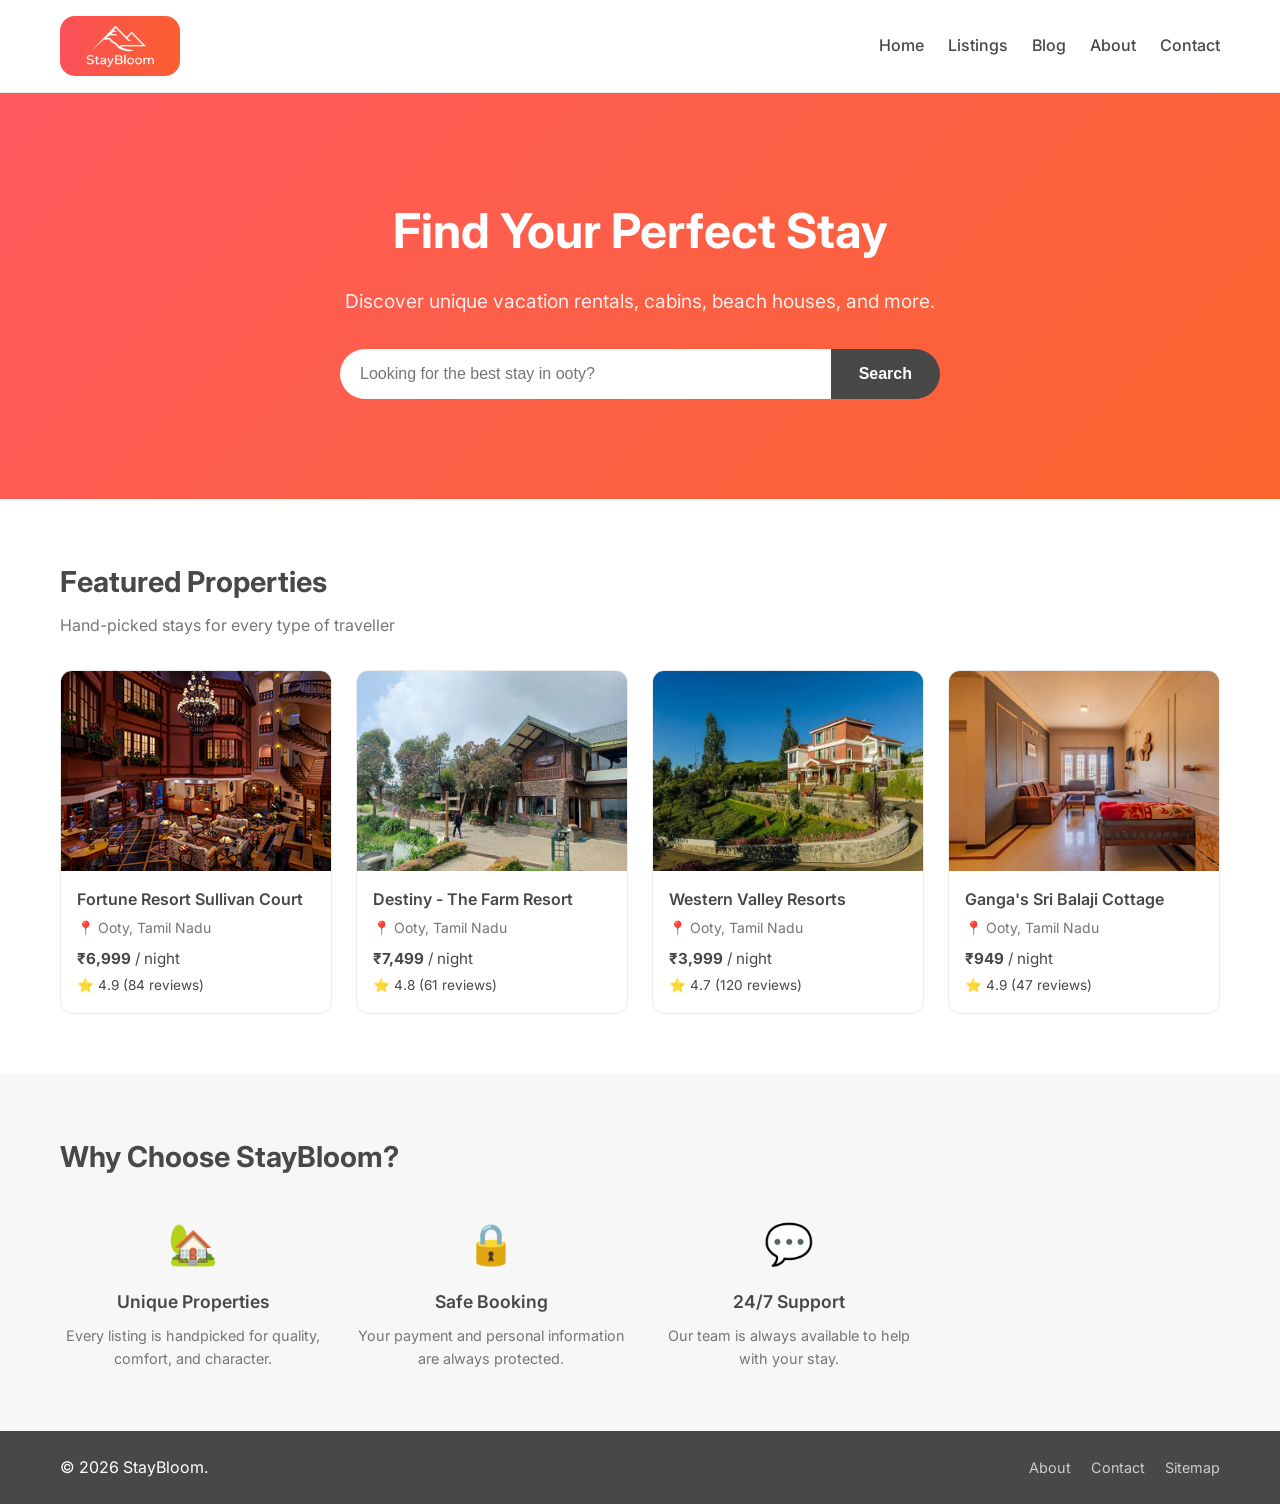
<file: index.html>
<!DOCTYPE html>
<html lang="en">
<head>
  <meta charset="UTF-8" />
  <meta name="viewport" content="width=device-width, initial-scale=1.0" />
  
  <title>Best Place to Stay in Ooty with View | Stay Bloom</title>
<meta name="description" content="Looking for the best place to stay in Ooty with scenic hill views and premium comfort? A top choice over many 5-star hotels in Ooty. Book Direct." />

<link rel="icon" href="favicon/favicon.ico" sizes="48x48">
<link rel="icon" type="image/png" href="favicon/favicon-96x96.png" sizes="96x96">
<link rel="apple-touch-icon" href="favicon/apple-touch-icon.png" sizes="180x180">
  <!-- SEO Meta Tags -->
 <meta name="title" content="Best Place to Stay in Ooty with View | Stay Bloom">
<meta name="description" content="Looking for the best place to stay in Ooty with scenic hill views and premium comfort? A top choice over many 5-star hotels in Ooty. Book Direct.">
<meta name="keywords" content="5 star hotels in ooty, ooty room booking for couples, best place to stay in ooty with view">
<meta name="robots" content="index, follow">
<meta http-equiv="Content-Type" content="text/html; charset=utf-8">
<meta name="language" content="English">

  <link rel="canonical" href="https://ahamedul-ashraf.github.io/staybloom/" />

  <!-- Open Graph (for social sharing) -->
  <meta property="og:title" content="StayBloom – Vacation Rentals Worldwide" />
  <meta property="og:description" content="Find and book unique vacation rentals worldwide." />
  <meta property="og:type" content="website" />
  <meta property="og:url" content="https://ahamedul-ashraf.github.io/staybloom/" />

<!-- Google tag (gtag.js) -->
<script async src="https://www.googletagmanager.com/gtag/js?id=G-9TWDN6XYQ0"></script>
<script>
  window.dataLayer = window.dataLayer || [];
  function gtag(){dataLayer.push(arguments);}
  gtag('js', new Date());

  gtag('config', 'G-9TWDN6XYQ0');
</script>

<!-- Google Search Console -->
<meta name="google-site-verification" content="ojrz7fFm5FhPw_rNLHyv2Sai78oj92J1cDeNTtqT7MU" />

  <!-- Stylesheet -->
  <link rel="stylesheet" href="css/style.css" />

  <script>
  var ahrefs_analytics_script = document.createElement('script');
  ahrefs_analytics_script.async = true;
  ahrefs_analytics_script.src = 'https://analytics.ahrefs.com/analytics.js';
  ahrefs_analytics_script.setAttribute('data-key', 'ALfFN5tepjAr5t/3WdmbQg');
  document.getElementsByTagName('head')[0].appendChild(ahrefs_analytics_script);
</script>

  <!-- Google Fonts -->
  <link href="https://fonts.googleapis.com/css2?family=Inter:wght@400;500;600;700&display=swap" rel="stylesheet" />

  <script src="https://analytics.ahrefs.com/analytics.js" data-key="ALfFN5tepjAr5t/3WdmbQg" async></script>

</head>

<body>

  <!-- HEADER -->
  <header class="header">
    <div class="container header__inner">
      <a href="index.html" class="logo">
    <img src="images/staybloom homepage logo.png" alt="StayBloom Logo">
</a>
      <nav class="nav">
  <a href="index.html">Home</a>
  <a href="listings.html">Listings</a>
  <a href="blog.html">Blog</a>
  <a href="about.html">About</a>
  <a href="contact.html">Contact</a>
</nav>
    </div>
  </header>

  <!-- HERO SECTION -->
  <section class="hero">
    <div class="hero__content">
      <h1>Find Your Perfect Stay</h1>
      <p>Discover unique vacation rentals, cabins, beach houses, and more.</p>
      <form class="search-bar" action="listings.html" method="get">
        <input type="text" name="location" placeholder="Looking for the best stay in ooty?" />
        <button type="submit">Search</button>
      </form>
    </div>
  </section>

  <!-- FEATURED LISTINGS -->
  <section class="section">
    <div class="container">
      <h2>Featured Properties</h2>
      <p class="section__subtitle">Hand-picked stays for every type of traveller</p>

      <div class="listings-grid">

        <!-- Card 1 -->
        <article class="card">
          <a href="property.html">
            <img src="images/property1.jpg" alt="Fortune Resort Sullivan Court in Ooty Tamil Nadu" loading="lazy" />
            <div class="card__body">
              <h3 class="card__title">Fortune Resort Sullivan Court</h3>
              <p class="card__location">📍 Ooty, Tamil Nadu</p>
              <p class="card__price"><strong>₹6,999</strong> / night</p>
              <div class="card__rating">⭐ 4.9 (84 reviews)</div>
            </div>
          </a>
        </article>

        <!-- Card 2 -->
        <article class="card">
          <a href="property.html">
            <img src="images/property2.jpg" alt="Destiny - The Farm Resort in Ooty Tamil Nadu" loading="lazy" />
            <div class="card__body">
              <h3 class="card__title">Destiny - The Farm Resort</h3>
              <p class="card__location">📍 Ooty, Tamil Nadu</p>
              <p class="card__price"><strong>₹7,499</strong> / night</p>
              <div class="card__rating">⭐ 4.8 (61 reviews)</div>
            </div>
          </a>
        </article>

        <!-- Card 3 -->
        <article class="card">
          <a href="property.html">
            <img src="images/property3.jpg" alt="Western Valley Resorts in Ooty Tamil Nadu" loading="lazy" />
            <div class="card__body">
              <h3 class="card__title">Western Valley Resorts</h3>
              <p class="card__location">📍 Ooty, Tamil Nadu</p>
              <p class="card__price"><strong>₹3,999</strong> / night</p>
              <div class="card__rating">⭐ 4.7 (120 reviews)</div>
            </div>
          </a>
        </article>

        <!-- Card 4 -->
        <article class="card">
          <a href="property.html">
            <img src="images/property4.jpg" alt="Ganga's Sri Balaji Cottage in Ooty Tamil Nadu" loading="lazy" />
            <div class="card__body">
              <h3 class="card__title">Ganga's Sri Balaji Cottage</h3>
              <p class="card__location">📍 Ooty, Tamil Nadu</p>
              <p class="card__price"><strong>₹949</strong> / night</p>
              <div class="card__rating">⭐ 4.9 (47 reviews)</div>
            </div>
          </a>
        </article>

      </div>
    </div>
  </section>

  <!-- WHY STAYBLOOM -->
  <section class="section section--gray">
    <div class="container">
      <h2>Why Choose StayBloom?</h2>
      <div class="features-grid">
        <div class="feature">
          <span class="feature__icon">🏡</span>
          <h3>Unique Properties</h3>
          <p>Every listing is handpicked for quality, comfort, and character.</p>
        </div>
        <div class="feature">
          <span class="feature__icon">🔒</span>
          <h3>Safe Booking</h3>
          <p>Your payment and personal information are always protected.</p>
        </div>
        <div class="feature">
          <span class="feature__icon">💬</span>
          <h3>24/7 Support</h3>
          <p>Our team is always available to help with your stay.</p>
        </div>
      </div>
    </div>
  </section>

  <!-- FOOTER -->
  <footer class="footer">
    <div class="container footer__inner">
      <p> © 2026 StayBloom. </p>
      <nav class="footer__nav">
        <a href="about.html">About</a>
        <a href="contact.html">Contact</a>
        <a href="sitemap.xml">Sitemap</a>
      </nav>
    </div>
  </footer>

</body>
</html>
</file>
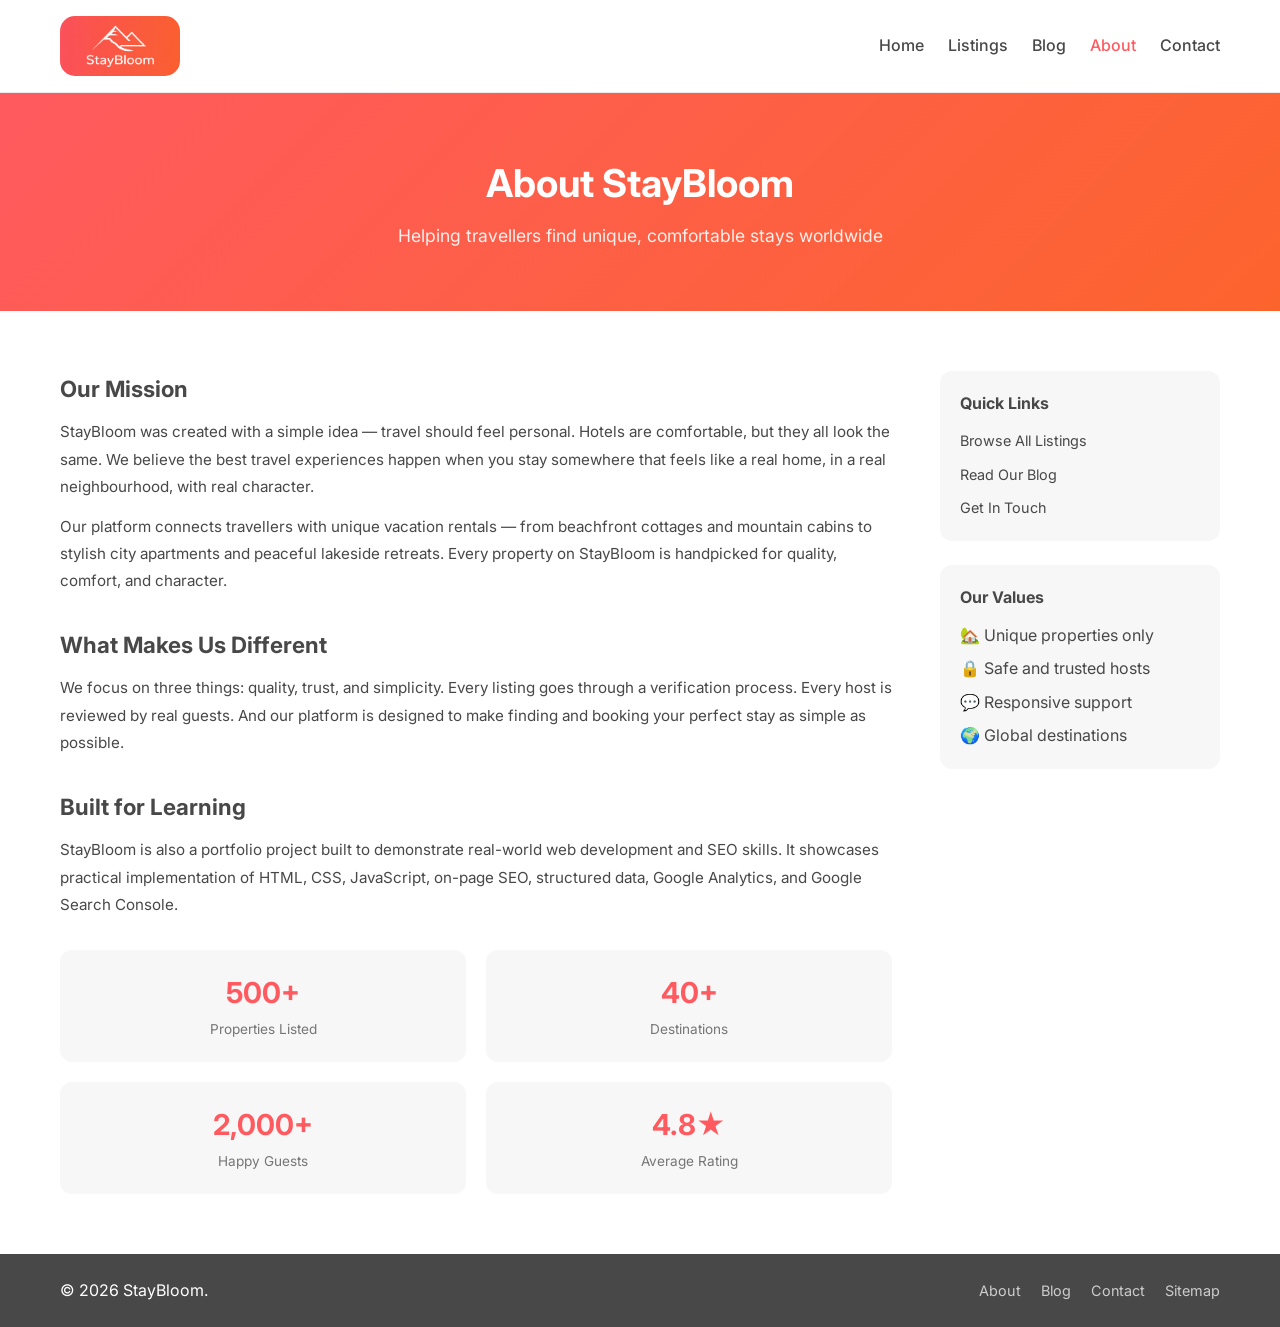
<file: about.html>
<!DOCTYPE html>
<html lang="en">
<head>
  <meta charset="UTF-8" />
  <meta name="viewport" content="width=device-width, initial-scale=1.0" />

  <title>About StayBloom – Our Story & Mission | StayBloom</title>
  <meta name="description" content="Learn about StayBloom, a vacation rental platform built to help travellers find unique stays worldwide. Discover our story, mission, and values." />
  <meta name="robots" content="index, follow" />
    <link rel="canonical" href="https://ahamedul-ashraf.github.io/staybloom/index.html" />

  <link rel="stylesheet" href="css/style.css" />
  <link href="https://fonts.googleapis.com/css2?family=Inter:wght@400;500;600;700&display=swap" rel="stylesheet" />

<!-- Google tag (gtag.js) -->
<script async src="https://www.googletagmanager.com/gtag/js?id=G-9TWDN6XYQ0"></script>
<script>
  window.dataLayer = window.dataLayer || [];
  function gtag(){dataLayer.push(arguments);}
  gtag('js', new Date());

  gtag('config', 'G-9TWDN6XYQ0');
</script>

<link rel="icon" href="favicon/favicon.ico" sizes="48x48">
<link rel="icon" type="image/png" href="favicon/favicon-96x96.png" sizes="96x96">
<link rel="apple-touch-icon" href="favicon/apple-touch-icon.png" sizes="180x180">

</head>

<body>

  <!-- HEADER -->
  <header class="header">
    <div class="container header__inner">
            <a href="index.html" class="logo">
    <img src="images/staybloom homepage logo.png" alt="StayBloom Logo">
</a>
      <nav class="nav">
        <a href="index.html">Home</a>
        <a href="listings.html">Listings</a>
        <a href="blog.html">Blog</a>
        <a href="about.html" class="nav--active">About</a>
        <a href="contact.html">Contact</a>
      </nav>
    </div>
  </header>

  <!-- HERO -->
  <section class="page-hero">
    <div class="container">
      <h1>About StayBloom</h1>
      <p>Helping travellers find unique, comfortable stays worldwide</p>
    </div>
  </section>

  <!-- MISSION -->
  <section class="section">
    <div class="container about-layout">

      <div class="about-content">
        <h2>Our Mission</h2>
        <p>StayBloom was created with a simple idea — travel should feel personal. Hotels are comfortable, but they all look the same. We believe the best travel experiences happen when you stay somewhere that feels like a real home, in a real neighbourhood, with real character.</p>
        <p>Our platform connects travellers with unique vacation rentals — from beachfront cottages and mountain cabins to stylish city apartments and peaceful lakeside retreats. Every property on StayBloom is handpicked for quality, comfort, and character.</p>

        <h2>What Makes Us Different</h2>
        <p>We focus on three things: quality, trust, and simplicity. Every listing goes through a verification process. Every host is reviewed by real guests. And our platform is designed to make finding and booking your perfect stay as simple as possible.</p>

        <h2>Built for Learning</h2>
        <p>StayBloom is also a portfolio project built to demonstrate real-world web development and SEO skills. It showcases practical implementation of HTML, CSS, JavaScript, on-page SEO, structured data, Google Analytics, and Google Search Console.</p>

        <div class="stats-grid">
          <div class="stat">
            <strong>500+</strong>
            <span>Properties Listed</span>
          </div>
          <div class="stat">
            <strong>40+</strong>
            <span>Destinations</span>
          </div>
          <div class="stat">
            <strong>2,000+</strong>
            <span>Happy Guests</span>
          </div>
          <div class="stat">
            <strong>4.8★</strong>
            <span>Average Rating</span>
          </div>
        </div>
      </div>

      <aside class="about-sidebar">
        <div class="sidebar-widget">
          <h3>Quick Links</h3>
          <ul class="sidebar-list">
            <li><a href="listings.html">Browse All Listings</a></li>
            <li><a href="blog.html">Read Our Blog</a></li>
            <li><a href="contact.html">Get In Touch</a></li>
          </ul>
        </div>
        <div class="sidebar-widget">
          <h3>Our Values</h3>
          <ul class="sidebar-list">
            <li>🏡 Unique properties only</li>
            <li>🔒 Safe and trusted hosts</li>
            <li>💬 Responsive support</li>
            <li>🌍 Global destinations</li>
          </ul>
        </div>
      </aside>

    </div>
  </section>

  <!-- FOOTER -->
  <footer class="footer">
    <div class="container footer__inner">
      <p> © 2026 StayBloom. </p>
      <nav class="footer__nav">
        <a href="about.html">About</a>
        <a href="blog.html">Blog</a>
        <a href="contact.html">Contact</a>
        <a href="sitemap.xml">Sitemap</a>
      </nav>
    </div>
  </footer>

</body>
</html>
</file>
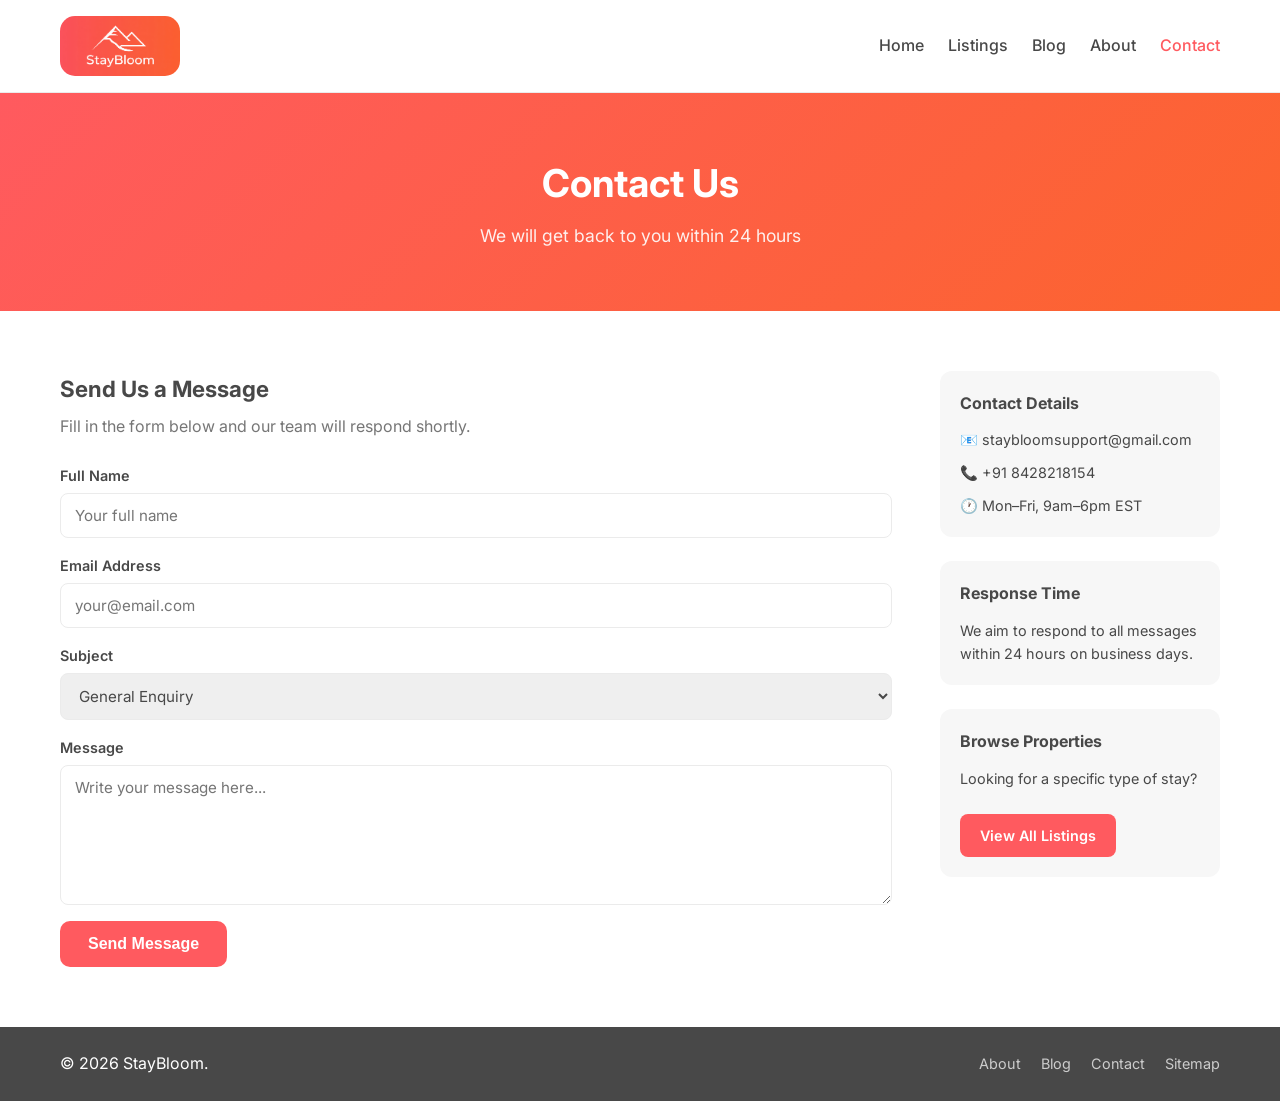
<file: contact.html>
<!DOCTYPE html>
<html lang="en">
<head>
  <meta charset="UTF-8" />
  <meta name="viewport" content="width=device-width, initial-scale=1.0" />

  <title>Contact StayBloom – Get In Touch | StayBloom</title>
  <meta name="description" content="Have a question about a vacation rental or need help with your booking? Contact the StayBloom team and we will get back to you within 24 hours." />
  <meta name="robots" content="index, follow" />
    <link rel="canonical" href="https://ahamedul-ashraf.github.io/staybloom/index.html" />

  <link rel="stylesheet" href="css/style.css" />
  <link href="https://fonts.googleapis.com/css2?family=Inter:wght@400;500;600;700&display=swap" rel="stylesheet" />

<!-- Google tag (gtag.js) -->
<script async src="https://www.googletagmanager.com/gtag/js?id=G-9TWDN6XYQ0"></script>
<script>
  window.dataLayer = window.dataLayer || [];
  function gtag(){dataLayer.push(arguments);}
  gtag('js', new Date());

  gtag('config', 'G-9TWDN6XYQ0');
</script>

<link rel="icon" href="favicon/favicon.ico" sizes="48x48">
<link rel="icon" type="image/png" href="favicon/favicon-96x96.png" sizes="96x96">
<link rel="apple-touch-icon" href="favicon/apple-touch-icon.png" sizes="180x180">

</head>

<body>

  <!-- HEADER -->
  <header class="header">
    <div class="container header__inner">
            <a href="index.html" class="logo">
<img src="images/staybloom homepage logo.png" alt="StayBloom Logo">
</a>
      <nav class="nav">
        <a href="index.html">Home</a>
        <a href="listings.html">Listings</a>
        <a href="blog.html">Blog</a>
        <a href="about.html">About</a>
        <a href="contact.html" class="nav--active">Contact</a>
      </nav>
    </div>
  </header>

  <!-- HERO -->
  <section class="page-hero">
    <div class="container">
      <h1>Contact Us</h1>
      <p>We will get back to you within 24 hours</p>
    </div>
  </section>

  <!-- CONTACT SECTION -->
  <section class="section">
    <div class="container contact-layout">

      <!-- FORM -->
      <div class="contact-form-wrap">
        <h2>Send Us a Message</h2>
        <p style="color:#767676; margin-bottom: 24px;">Fill in the form below and our team will respond shortly.</p>

        <form class="contact-form" action="https://formspree.io/f/YOUR_FORM_ID" method="POST">
          <div class="form-group">
            <label for="name">Full Name</label>
            <input type="text" id="name" name="name" placeholder="Your full name" required />
          </div>

          <div class="form-group">
            <label for="email">Email Address</label>
            <input type="email" id="email" name="email" placeholder="your@email.com" required />
          </div>

          <div class="form-group">
            <label for="subject">Subject</label>
            <select id="subject" name="subject">
              <option>General Enquiry</option>
              <option>Booking Question</option>
              <option>Property Issue</option>
              <option>Partnership</option>
              <option>Other</option>
            </select>
          </div>

          <div class="form-group">
            <label for="message">Message</label>
            <textarea id="message" name="message" rows="6" placeholder="Write your message here..." required></textarea>
          </div>

          <button type="submit" class="submit-btn">Send Message</button>
        </form>
      </div>

      <!-- CONTACT INFO -->
      <aside class="contact-info">
        <div class="sidebar-widget">
          <h3>Contact Details</h3>
          <ul class="contact-list">
            <li>📧 staybloomsupport@gmail.com</li>
            <li>📞 +91 8428218154</li>
            <li>🕐 Mon–Fri, 9am–6pm EST</li>
          </ul>
        </div>
        <div class="sidebar-widget">
          <h3>Response Time</h3>
          <p style="font-size:0.9rem; color:#484848;">We aim to respond to all messages within 24 hours on business days.</p>
        </div>
        <div class="sidebar-widget">
          <h3>Browse Properties</h3>
          <p style="font-size:0.9rem; color:#484848; margin-bottom:12px;">Looking for a specific type of stay?</p>
          <a href="listings.html" class="btn-primary">View All Listings</a>
        </div>
      </aside>

    </div>
  </section>

  <!-- FOOTER -->
  <footer class="footer">
    <div class="container footer__inner">
      <p> © 2026 StayBloom. </p>
      <nav class="footer__nav">
        <a href="about.html">About</a>
        <a href="blog.html">Blog</a>
        <a href="contact.html">Contact</a>
        <a href="sitemap.xml">Sitemap</a>
      </nav>
    </div>
  </footer>

</body>
</html>
</file>
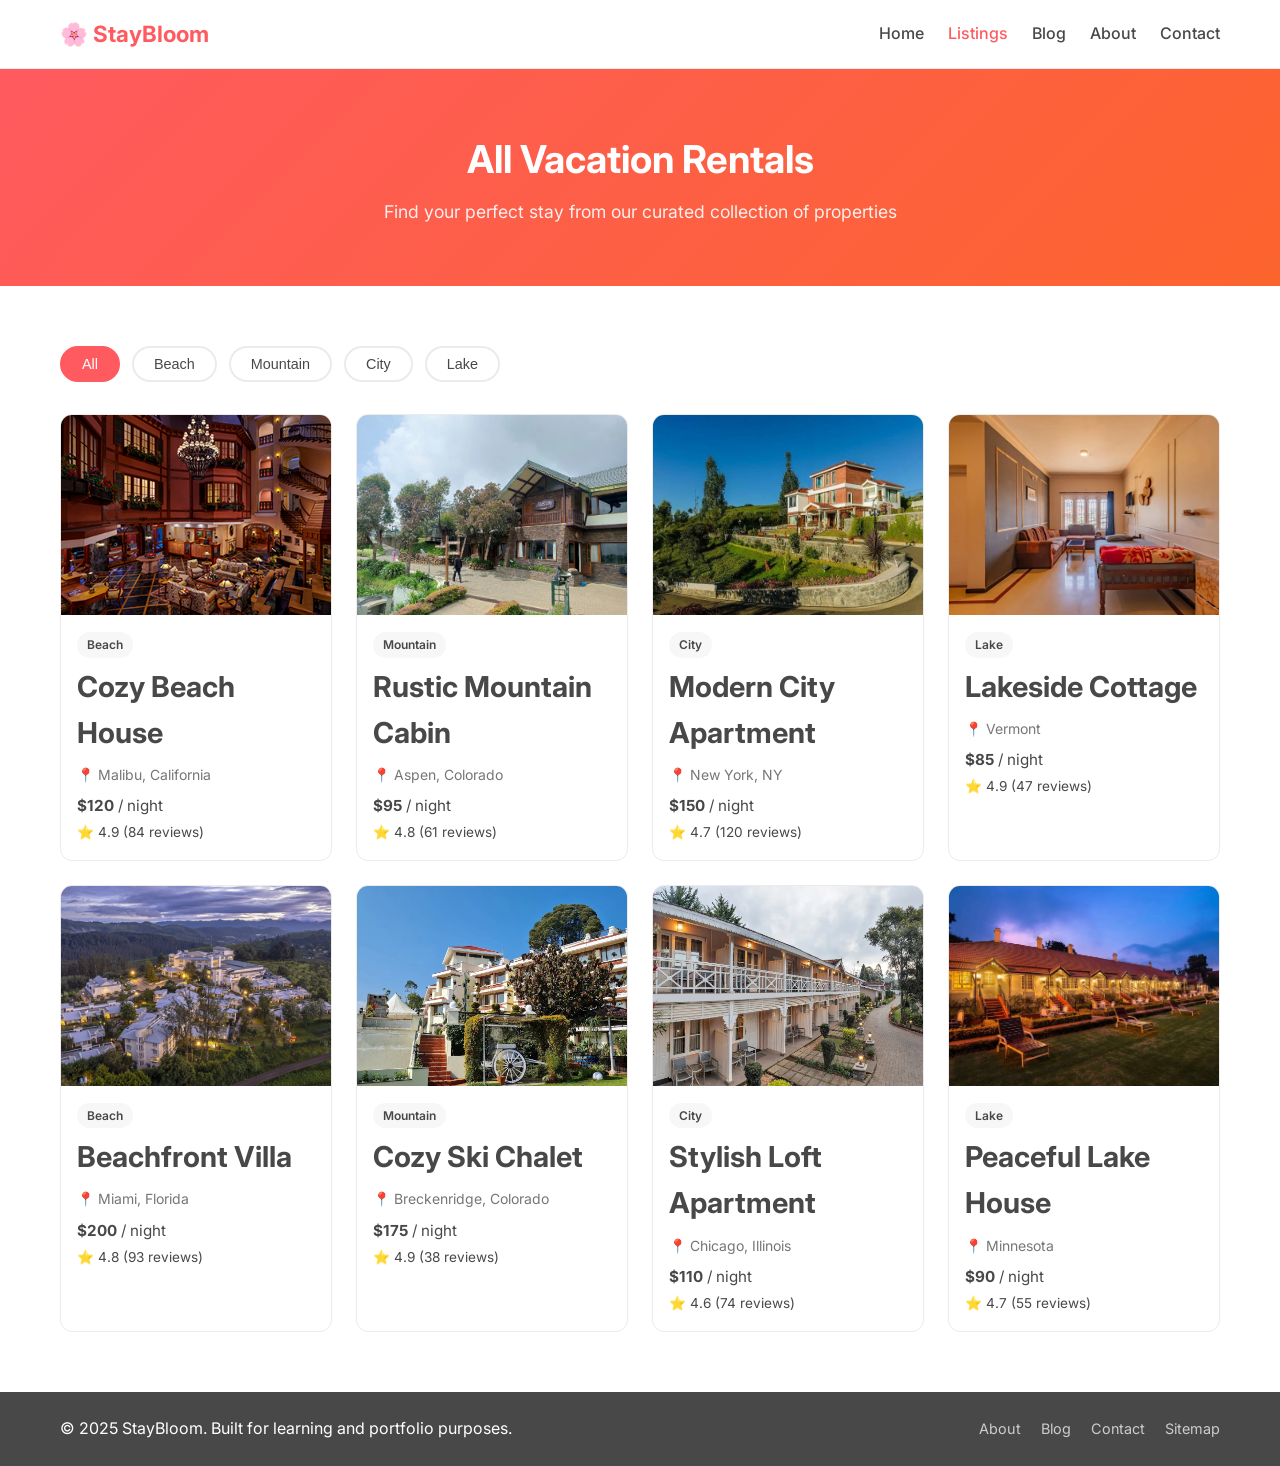
<file: listing.html>
<!DOCTYPE html>
<html lang="en">
<head>
  <meta charset="UTF-8" />
  <meta name="viewport" content="width=device-width, initial-scale=1.0" />

  <title>Vacation Rental Listings – Beach Houses, Cabins & Apartments | StayBloom</title>
  <meta name="description" content="Browse all vacation rental listings on StayBloom. Find beach houses, mountain cabins, city apartments, and lakeside cottages for your next trip." />
  <meta name="robots" content="index, follow" />
  <link rel="canonical" href="https://ahamedul-ashraf.github.io/staybloom/listings.html" />

  <meta property="og:title" content="Vacation Rental Listings | StayBloom" />
  <meta property="og:description" content="Browse beach houses, cabins, apartments and more." />
  <meta property="og:type" content="website" />
  <meta property="og:url" content="https://ahamedul-ashraf.github.io/staybloom/listings.html" />

  <link rel="stylesheet" href="css/style.css" />
  <link href="https://fonts.googleapis.com/css2?family=Inter:wght@400;500;600;700&display=swap" rel="stylesheet" />

  <!-- Google Analytics -->
  <!-- Paste your GA4 script here -->

  <script type="application/ld+json">
  {
    "@context": "https://schema.org",
    "@type": "ItemList",
    "name": "StayBloom Vacation Rental Listings",
    "url": "https://ahamedul-ashraf.github.io/staybloom/listings.html",
    "description": "Browse all vacation rental listings on StayBloom."
  }
  </script>
</head>

<body>

  <!-- HEADER -->
  <header class="header">
    <div class="container header__inner">
      <a href="index.html" class="logo">🌸 StayBloom</a>
      <nav class="nav">
        <a href="index.html">Home</a>
        <a href="listings.html" class="nav--active">Listings</a>
        <a href="blog.html">Blog</a>
        <a href="about.html">About</a>
        <a href="contact.html">Contact</a>
      </nav>
    </div>
  </header>

  <!-- PAGE HERO -->
  <section class="page-hero">
    <div class="container">
      <h1>All Vacation Rentals</h1>
      <p>Find your perfect stay from our curated collection of properties</p>
    </div>
  </section>

  <!-- FILTERS + LISTINGS -->
  <section class="section">
    <div class="container">

      <!-- FILTER BAR -->
      <div class="filter-bar">
        <button class="filter-btn active" data-filter="all">All</button>
        <button class="filter-btn" data-filter="beach">Beach</button>
        <button class="filter-btn" data-filter="mountain">Mountain</button>
        <button class="filter-btn" data-filter="city">City</button>
        <button class="filter-btn" data-filter="lake">Lake</button>
      </div>

      <!-- LISTINGS GRID -->
      <div class="listings-grid" id="listingsGrid">

        <article class="card" data-category="beach">
          <a href="property.html">
            <img src="images/property1.jpg" alt="Cozy beach house vacation rental in Malibu California" loading="lazy" />
            <div class="card__body">
              <span class="card__category">Beach</span>
              <h2 class="card__title">Cozy Beach House</h2>
              <p class="card__location">📍 Malibu, California</p>
              <p class="card__price"><strong>$120</strong> / night</p>
              <div class="card__rating">⭐ 4.9 (84 reviews)</div>
            </div>
          </a>
        </article>

        <article class="card" data-category="mountain">
          <a href="property.html">
            <img src="images/property2.jpg" alt="Rustic mountain cabin rental in Aspen Colorado" loading="lazy" />
            <div class="card__body">
              <span class="card__category">Mountain</span>
              <h2 class="card__title">Rustic Mountain Cabin</h2>
              <p class="card__location">📍 Aspen, Colorado</p>
              <p class="card__price"><strong>$95</strong> / night</p>
              <div class="card__rating">⭐ 4.8 (61 reviews)</div>
            </div>
          </a>
        </article>

        <article class="card" data-category="city">
          <a href="property.html">
            <img src="images/property3.jpg" alt="Modern city apartment short term rental in New York" loading="lazy" />
            <div class="card__body">
              <span class="card__category">City</span>
              <h2 class="card__title">Modern City Apartment</h2>
              <p class="card__location">📍 New York, NY</p>
              <p class="card__price"><strong>$150</strong> / night</p>
              <div class="card__rating">⭐ 4.7 (120 reviews)</div>
            </div>
          </a>
        </article>

        <article class="card" data-category="lake">
          <a href="property.html">
            <img src="images/property4.jpg" alt="Lakeside cottage vacation rental in Vermont" loading="lazy" />
            <div class="card__body">
              <span class="card__category">Lake</span>
              <h2 class="card__title">Lakeside Cottage</h2>
              <p class="card__location">📍 Vermont</p>
              <p class="card__price"><strong>$85</strong> / night</p>
              <div class="card__rating">⭐ 4.9 (47 reviews)</div>
            </div>
          </a>
        </article>

        <article class="card" data-category="beach">
          <a href="property.html">
            <img src="images/property5.jpg" alt="Beachfront villa vacation rental in Miami Florida" loading="lazy" />
            <div class="card__body">
              <span class="card__category">Beach</span>
              <h2 class="card__title">Beachfront Villa</h2>
              <p class="card__location">📍 Miami, Florida</p>
              <p class="card__price"><strong>$200</strong> / night</p>
              <div class="card__rating">⭐ 4.8 (93 reviews)</div>
            </div>
          </a>
        </article>

        <article class="card" data-category="mountain">
          <a href="property.html">
            <img src="images/property6.jpg" alt="Cozy ski chalet vacation rental in Breckenridge Colorado" loading="lazy" />
            <div class="card__body">
              <span class="card__category">Mountain</span>
              <h2 class="card__title">Cozy Ski Chalet</h2>
              <p class="card__location">📍 Breckenridge, Colorado</p>
              <p class="card__price"><strong>$175</strong> / night</p>
              <div class="card__rating">⭐ 4.9 (38 reviews)</div>
            </div>
          </a>
        </article>

        <article class="card" data-category="city">
          <a href="property.html">
            <img src="images/property7.jpg" alt="Stylish loft apartment short term rental in Chicago" loading="lazy" />
            <div class="card__body">
              <span class="card__category">City</span>
              <h2 class="card__title">Stylish Loft Apartment</h2>
              <p class="card__location">📍 Chicago, Illinois</p>
              <p class="card__price"><strong>$110</strong> / night</p>
              <div class="card__rating">⭐ 4.6 (74 reviews)</div>
            </div>
          </a>
        </article>

        <article class="card" data-category="lake">
          <a href="property.html">
            <img src="images/property8.jpg" alt="Peaceful lake house vacation rental in Minnesota" loading="lazy" />
            <div class="card__body">
              <span class="card__category">Lake</span>
              <h2 class="card__title">Peaceful Lake House</h2>
              <p class="card__location">📍 Minnesota</p>
              <p class="card__price"><strong>$90</strong> / night</p>
              <div class="card__rating">⭐ 4.7 (55 reviews)</div>
            </div>
          </a>
        </article>

      </div>
    </div>
  </section>

  <!-- FOOTER -->
  <footer class="footer">
    <div class="container footer__inner">
      <p>© 2025 StayBloom. Built for learning and portfolio purposes.</p>
      <nav class="footer__nav">
        <a href="about.html">About</a>
        <a href="blog.html">Blog</a>
        <a href="contact.html">Contact</a>
        <a href="sitemap.xml">Sitemap</a>
      </nav>
    </div>
  </footer>

  <script src="js/main.js"></script>
</body>
</html>
</file>
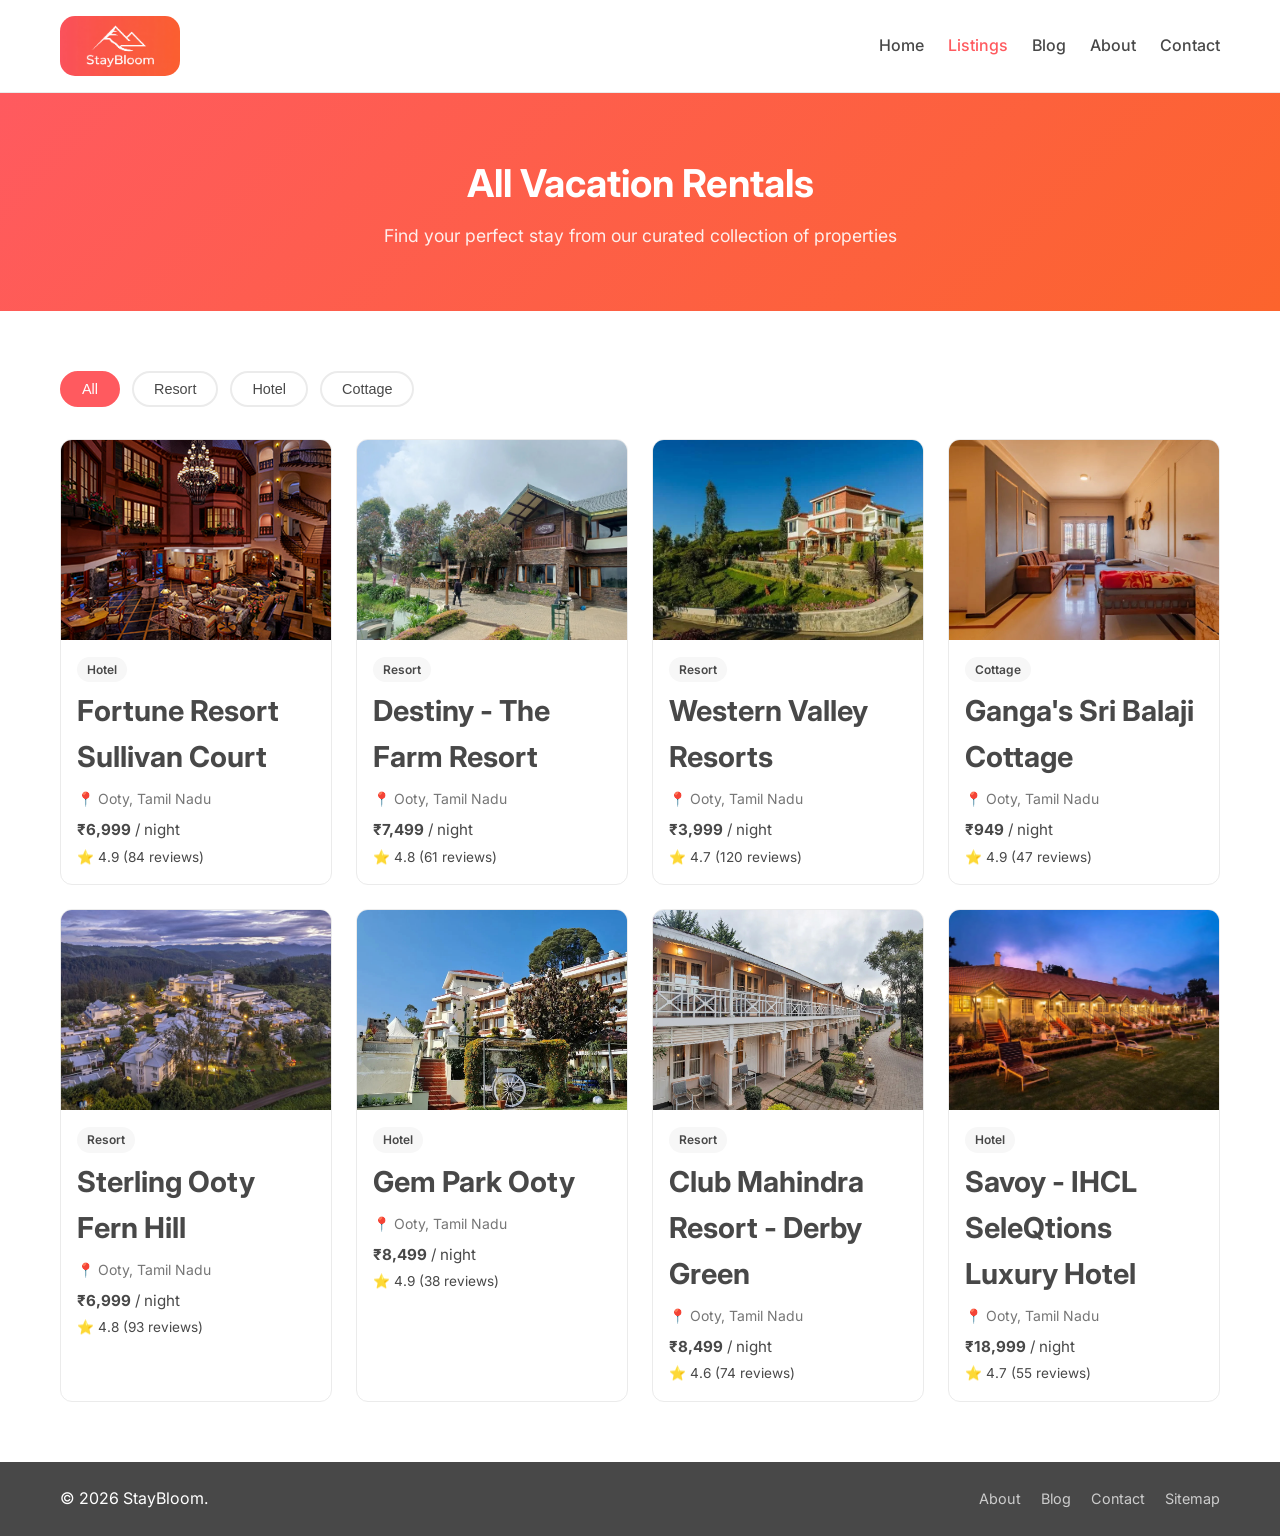
<file: listings.html>
<!DOCTYPE html>
<html lang="en">
<head>
  <meta charset="UTF-8" />
  <meta name="viewport" content="width=device-width, initial-scale=1.0" />

  <title>Ooty Resorts with Pool | Budget Family Stay in Ooty</title>
  <meta name="description" content="Looking for Ooty resorts with pool? Staybloom offers comfortable family rooms, scenic hill views, a swimming pool, and affordable prices." />

  <meta name="keywords" content="ooty resorts with pool, pine view stay ooty, Ooty budget stay for family with swimming pool price">

  <meta name="robots" content="index, follow" />
    <link rel="canonical" href="https://ahamedul-ashraf.github.io/staybloom/listings.html" />

  <meta property="og:title" content="Vacation Rental Listings | StayBloom" />
  <meta property="og:description" content="Browse beach houses, cabins, apartments and more." />
  <meta property="og:type" content="website" />
  <meta property="og:url" content="https://ahamedul-ashraf.github.io/staybloom/listings.html" />

  <link rel="stylesheet" href="css/style.css" />
  <link href="https://fonts.googleapis.com/css2?family=Inter:wght@400;500;600;700&display=swap" rel="stylesheet" />

<!-- Google tag (gtag.js) -->
<script async src="https://www.googletagmanager.com/gtag/js?id=G-9TWDN6XYQ0"></script>
<script>
  window.dataLayer = window.dataLayer || [];
  function gtag(){dataLayer.push(arguments);}
  gtag('js', new Date());

  gtag('config', 'G-9TWDN6XYQ0');
</script>

<link rel="icon" href="favicon/favicon.ico" sizes="48x48">
<link rel="icon" type="image/png" href="favicon/favicon-96x96.png" sizes="96x96">
<link rel="apple-touch-icon" href="favicon/apple-touch-icon.png" sizes="180x180">

</head>

<body>

  <!-- HEADER -->
  <header class="header">
    <div class="container header__inner">
            <a href="index.html" class="logo">
<img src="images/staybloom homepage logo.png" alt="StayBloom Logo">
</a>
      <nav class="nav">
        <a href="index.html">Home</a>
        <a href="listings.html" class="nav--active">Listings</a>
        <a href="blog.html">Blog</a>
        <a href="about.html">About</a>
        <a href="contact.html">Contact</a>
      </nav>
    </div>
  </header>

  <!-- PAGE HERO -->
  <section class="page-hero">
    <div class="container">
      <h1>All Vacation Rentals</h1>
      <p>Find your perfect stay from our curated collection of properties</p>
    </div>
  </section>

  <!-- FILTERS + LISTINGS -->
  <section class="section">
    <div class="container">

      <!-- FILTER BAR -->
      <div class="filter-bar">
        <button class="filter-btn active" data-filter="all">All</button>
        <button class="filter-btn" data-filter="resort">Resort</button>
        <button class="filter-btn" data-filter="hotel">Hotel</button>
        <button class="filter-btn" data-filter="cottage">Cottage</button>
      </div>

      <!-- LISTINGS GRID -->
      <div class="listings-grid" id="listingsGrid">

        <article class="card" data-category="hotel">
          <a href="property.html">
            <img src="images/property1.jpg" alt="Fortune Resort Sullivan Court in Ooty Tamil Nadu" loading="lazy" />
            <div class="card__body">
              <span class="card__category">Hotel</span>
              <h2 class="card__title">Fortune Resort Sullivan Court</h2>
              <p class="card__location">📍 Ooty, Tamil Nadu</p>
              <p class="card__price"><strong>₹6,999</strong> / night</p>
              <div class="card__rating">⭐ 4.9 (84 reviews)</div>
            </div>
          </a>
        </article>

        <article class="card" data-category="resort">
          <a href="property.html">
            <img src="images/property2.jpg" alt="Destiny - The Farm Resort in Ooty Tamil Nadu" loading="lazy" />
            <div class="card__body">
              <span class="card__category">Resort</span>
              <h2 class="card__title">Destiny - The Farm Resort</h2>
              <p class="card__location">📍 Ooty, Tamil Nadu</p>
              <p class="card__price"><strong>₹7,499</strong> / night</p>
              <div class="card__rating">⭐ 4.8 (61 reviews)</div>
            </div>
          </a>
        </article>

        <article class="card" data-category="resort">
          <a href="property.html">
            <img src="images/property3.jpg" alt="Western Valley Resorts in Ooty Tamil Nadu" loading="lazy" />
            <div class="card__body">
              <span class="card__category">Resort</span>
              <h2 class="card__title">Western Valley Resorts</h2>
              <p class="card__location">📍 Ooty, Tamil Nadu</p>
              <p class="card__price"><strong>₹3,999</strong> / night</p>
              <div class="card__rating">⭐ 4.7 (120 reviews)</div>
            </div>
          </a>
        </article>

        <article class="card" data-category="cottage">
          <a href="property.html">
            <img src="images/property4.jpg" alt="Ganga's Sri Balaji Cottage in Ooty Tamil Nadu" loading="lazy" />
            <div class="card__body">
              <span class="card__category">Cottage</span>
              <h2 class="card__title">Ganga's Sri Balaji Cottage</h2>
              <p class="card__location">📍 Ooty, Tamil Nadu</p>
              <p class="card__price"><strong>₹949</strong> / night</p>
              <div class="card__rating">⭐ 4.9 (47 reviews)</div>
            </div>
          </a>
        </article>

        <article class="card" data-category="resort">
          <a href="property.html">
            <img src="images/property5.jpg" alt="Sterling Ooty Fern Hill in Ooty Tamil Nadu" loading="lazy" />
            <div class="card__body">
              <span class="card__category">Resort</span>
              <h2 class="card__title">Sterling Ooty Fern Hill</h2>
              <p class="card__location">📍 Ooty, Tamil Nadu</p>
              <p class="card__price"><strong>₹6,999</strong> / night</p>
              <div class="card__rating">⭐ 4.8 (93 reviews)</div>
            </div>
          </a>
        </article>

        <article class="card" data-category="hotel">
          <a href="property.html">
            <img src="images/property6.jpg" alt="Gem Park Ooty Rental Hotel Stay in Ooty Tamil Nadu" loading="lazy" />
            <div class="card__body">
              <span class="card__category">Hotel</span>
              <h2 class="card__title">Gem Park Ooty</h2>
              <p class="card__location">📍 Ooty, Tamil Nadu</p>
              <p class="card__price"><strong>₹8,499</strong> / night</p>
              <div class="card__rating">⭐ 4.9 (38 reviews)</div>
            </div>
          </a>
        </article>

        <article class="card" data-category="resort">
          <a href="property.html">
            <img src="images/property7.jpg" alt="Club Mahindra Resort - Derby Green Resort in Ooty Tamil Nadu" loading="lazy" />
            <div class="card__body">
              <span class="card__category">Resort</span>
              <h2 class="card__title">Club Mahindra Resort - Derby Green</h2>
              <p class="card__location">📍 Ooty, Tamil Nadu</p>
              <p class="card__price"><strong>₹8,499</strong> / night</p>
              <div class="card__rating">⭐ 4.6 (74 reviews)</div>
            </div>
          </a>
        </article>

        <article class="card" data-category="hotel">
          <a href="property.html">
            <img src="images/property8.jpg" alt="Peaceful lake house vacation rental in Minnesota" loading="lazy" />
            <div class="card__body">
              <span class="card__category">Hotel</span>
              <h2 class="card__title">Savoy - IHCL SeleQtions Luxury Hotel</h2>
              <p class="card__location">📍 Ooty, Tamil Nadu</p>
              <p class="card__price"><strong>₹18,999</strong> / night</p>
              <div class="card__rating">⭐ 4.7 (55 reviews)</div>
            </div>
          </a>
        </article>

      </div>
    </div>
  </section>

  <!-- FOOTER -->
  <footer class="footer">
    <div class="container footer__inner">
      <p> © 2026 StayBloom. </p>
      <nav class="footer__nav">
        <a href="about.html">About</a>
        <a href="blog.html">Blog</a>
        <a href="contact.html">Contact</a>
        <a href="sitemap.xml">Sitemap</a>
      </nav>
    </div>
  </footer>

  <script src="js/main.js"></script>
</body>
</html>
</file>
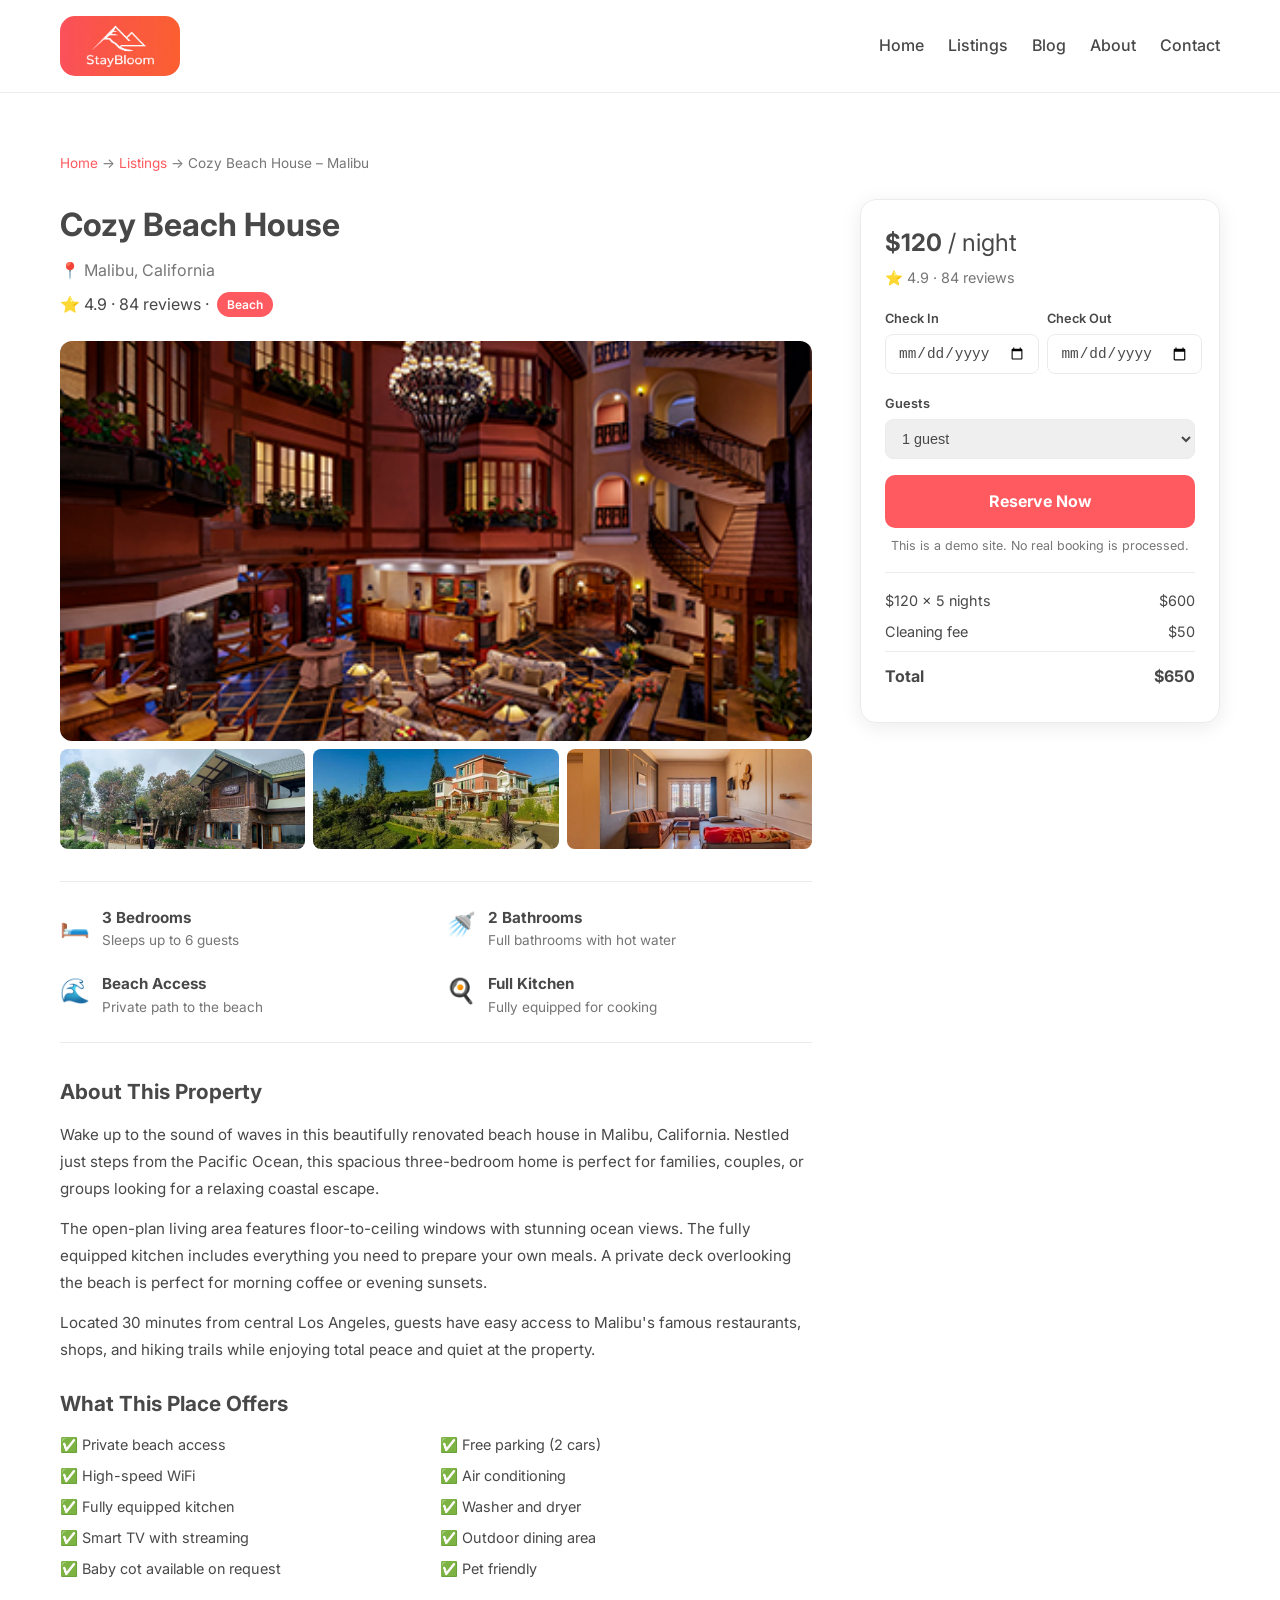
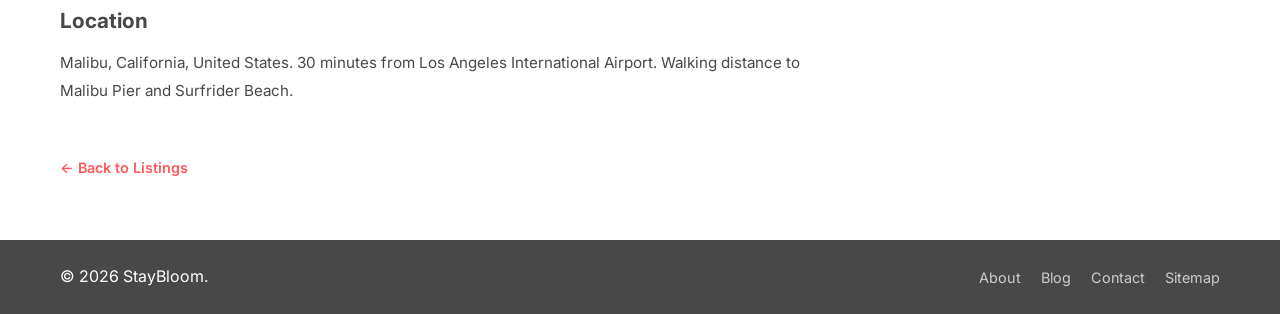
<file: property.html>
<!DOCTYPE html>
<html lang="en">
<head>
  <meta charset="UTF-8" />
  <meta name="viewport" content="width=device-width, initial-scale=1.0" />

  <title>Cozy Beach House – Malibu, California | StayBloom</title>
  <meta name="description" content="Book this cozy beach house in Malibu, California. Sleeps 6, private beach access, full kitchen, free parking. From $120 per night." />
  <meta name="robots" content="index, follow" />
    <link rel="canonical" href="https://ahamedul-ashraf.github.io/staybloom/listings.html" />

  <meta property="og:title" content="Cozy Beach House – Malibu, California" />
  <meta property="og:description" content="Private beach house in Malibu. Sleeps 6, full kitchen, beach access. From $120/night." />
  <meta property="og:type" content="website" />
  <meta property="og:url" content="https://ahamedul-ashraf.github.io/staybloom/property.html" />
  <meta property="og:image" content="https://ahamedul-ashraf.github.io/staybloom/images/property1.jpg" />

  <link rel="stylesheet" href="css/style.css" />
  <link href="https://fonts.googleapis.com/css2?family=Inter:wght@400;500;600;700&display=swap" rel="stylesheet" />

<!-- Google tag (gtag.js) -->
<script async src="https://www.googletagmanager.com/gtag/js?id=G-9TWDN6XYQ0"></script>
<script>
  window.dataLayer = window.dataLayer || [];
  function gtag(){dataLayer.push(arguments);}
  gtag('js', new Date());

  gtag('config', 'G-9TWDN6XYQ0');
</script>

<link rel="icon" href="favicon/favicon.ico" sizes="48x48">
<link rel="icon" type="image/png" href="favicon/favicon-96x96.png" sizes="96x96">
<link rel="apple-touch-icon" href="favicon/apple-touch-icon.png" sizes="180x180">

</head>

<body>

  <!-- HEADER -->
  <header class="header">
    <div class="container header__inner">
            <a href="index.html" class="logo">
<img src="images/staybloom homepage logo.png" alt="StayBloom Logo">
</a>
      <nav class="nav">
        <a href="index.html">Home</a>
        <a href="listings.html">Listings</a>
        <a href="blog.html">Blog</a>
        <a href="about.html">About</a>
        <a href="contact.html">Contact</a>
      </nav>
    </div>
  </header>

  <main class="section">
    <div class="container">

      <!-- BREADCRUMB -->
      <nav class="breadcrumb">
        <a href="index.html">Home</a> →
        <a href="listings.html">Listings</a> →
        <span>Cozy Beach House – Malibu</span>
      </nav>

      <!-- PROPERTY LAYOUT -->
      <div class="property-layout">

        <!-- LEFT: MAIN CONTENT -->
        <div class="property-main">

          <h1 class="property__title">Cozy Beach House</h1>
          <p class="property__location">📍 Malibu, California</p>
          <div class="property__rating">⭐ 4.9 · 84 reviews · <span class="blog-tag">Beach</span></div>

          <!-- IMAGE GALLERY -->
          <div class="property-gallery">
            <img src="images/property1.jpg" alt="Cozy beach house exterior in Malibu California" class="gallery__main" loading="eager" />
            <div class="gallery__thumbs">
              <img src="images/property2.jpg" alt="Beach house living room interior" loading="lazy" />
              <img src="images/property3.jpg" alt="Beach house bedroom with ocean view" loading="lazy" />
              <img src="images/property4.jpg" alt="Beach house outdoor deck and view" loading="lazy" />
            </div>
          </div>

          <!-- HIGHLIGHTS -->
          <div class="property-highlights">
            <div class="highlight">
              <span>🛏️</span>
              <div>
                <strong>3 Bedrooms</strong>
                <p>Sleeps up to 6 guests</p>
              </div>
            </div>
            <div class="highlight">
              <span>🚿</span>
              <div>
                <strong>2 Bathrooms</strong>
                <p>Full bathrooms with hot water</p>
              </div>
            </div>
            <div class="highlight">
              <span>🌊</span>
              <div>
                <strong>Beach Access</strong>
                <p>Private path to the beach</p>
              </div>
            </div>
            <div class="highlight">
              <span>🍳</span>
              <div>
                <strong>Full Kitchen</strong>
                <p>Fully equipped for cooking</p>
              </div>
            </div>
          </div>

          <!-- DESCRIPTION -->
          <div class="property-description">
            <h2>About This Property</h2>
            <p>Wake up to the sound of waves in this beautifully renovated beach house in Malibu, California. Nestled just steps from the Pacific Ocean, this spacious three-bedroom home is perfect for families, couples, or groups looking for a relaxing coastal escape.</p>
            <p>The open-plan living area features floor-to-ceiling windows with stunning ocean views. The fully equipped kitchen includes everything you need to prepare your own meals. A private deck overlooking the beach is perfect for morning coffee or evening sunsets.</p>
            <p>Located 30 minutes from central Los Angeles, guests have easy access to Malibu's famous restaurants, shops, and hiking trails while enjoying total peace and quiet at the property.</p>

            <h2>What This Place Offers</h2>
            <ul class="amenities-list">
              <li>✅ Private beach access</li>
              <li>✅ Free parking (2 cars)</li>
              <li>✅ High-speed WiFi</li>
              <li>✅ Air conditioning</li>
              <li>✅ Fully equipped kitchen</li>
              <li>✅ Washer and dryer</li>
              <li>✅ Smart TV with streaming</li>
              <li>✅ Outdoor dining area</li>
              <li>✅ Baby cot available on request</li>
              <li>✅ Pet friendly</li>
            </ul>

            <h2>Location</h2>
            <p>Malibu, California, United States. 30 minutes from Los Angeles International Airport. Walking distance to Malibu Pier and Surfrider Beach.</p>
          </div>

        </div>

        <!-- RIGHT: BOOKING CARD -->
        <aside class="booking-card">
          <div class="booking-card__price">
            <strong>$120</strong> / night
          </div>
          <div class="booking-card__rating">⭐ 4.9 · 84 reviews</div>

          <div class="booking-form">
            <div class="booking-form__dates">
              <div class="date-field">
                <label>Check In</label>
                <input type="date" />
              </div>
              <div class="date-field">
                <label>Check Out</label>
                <input type="date" />
              </div>
            </div>
            <div class="date-field">
              <label>Guests</label>
              <select>
                <option>1 guest</option>
                <option>2 guests</option>
                <option>3 guests</option>
                <option>4 guests</option>
                <option>5 guests</option>
                <option>6 guests</option>
              </select>
            </div>
            <a href="contact.html" class="booking-btn">Reserve Now</a>
            <p class="booking-note">This is a demo site. No real booking is processed.</p>
          </div>

          <div class="booking-card__summary">
            <div class="summary-row">
              <span>$120 × 5 nights</span>
              <span>$600</span>
            </div>
            <div class="summary-row">
              <span>Cleaning fee</span>
              <span>$50</span>
            </div>
            <div class="summary-row summary-row--total">
              <strong>Total</strong>
              <strong>$650</strong>
            </div>
          </div>
        </aside>

      </div>

      <!-- BACK LINK -->
      <a href="listings.html" class="read-more" style="display:inline-block; margin-top:40px;">← Back to Listings</a>

    </div>
  </main>

  <!-- FOOTER -->
  <footer class="footer">
    <div class="container footer__inner">
      <p> © 2026 StayBloom. </p>
      <nav class="footer__nav">
        <a href="about.html">About</a>
        <a href="blog.html">Blog</a>
        <a href="contact.html">Contact</a>
        <a href="sitemap.xml">Sitemap</a>
      </nav>
    </div>
  </footer>

</body>
</html>
</file>
<file: css/style.css>
/* ============================
   BASE STYLES
   ============================ */
*, *::before, *::after {
  box-sizing: border-box;
  margin: 0;
  padding: 0;
}
.logo img {
    height: 60px;
    width: 120px;
    border-radius: 15px;
}
body {
  font-family: 'Inter', sans-serif;
  color: #484848;
  background: #fff;
  line-height: 1.6;
}

a {
  text-decoration: none;
  color: inherit;
}

img {
  width: 100%;
  display: block;
  object-fit: cover;
}

.container {
  max-width: 1200px;
  margin: 0 auto;
  padding: 0 20px;
}

/* ============================
   HEADER
   ============================ */
.header {
  background: #fff;
  border-bottom: 1px solid #ebebeb;
  padding: 16px 0;
  position: sticky;
  top: 0;
  z-index: 100;
}

.header__inner {
  display: flex;
  justify-content: space-between;
  align-items: center;
}

.logo {
  font-size: 1.4rem;
  font-weight: 700;
  color: #FF5A5F;
}

.nav {
  display: flex;
  gap: 24px;
}

.nav a {
  font-weight: 500;
  color: #484848;
  transition: color 0.2s;
}

.nav a:hover {
  color: #FF5A5F;
}

/* ============================
   HERO
   ============================ */
.hero {
  background: linear-gradient(135deg, #FF5A5F, #FC642D);
  color: white;
  padding: 100px 20px;
  text-align: center;
}

.hero h1 {
  font-size: 3rem;
  font-weight: 700;
  margin-bottom: 16px;
}

.hero p {
  font-size: 1.2rem;
  margin-bottom: 32px;
  opacity: 0.9;
}

.search-bar {
  display: flex;
  justify-content: center;
  gap: 0;
  max-width: 600px;
  margin: 0 auto;
}

.search-bar input {
  flex: 1;
  padding: 16px 20px;
  font-size: 1rem;
  border: none;
  border-radius: 50px 0 0 50px;
  outline: none;
}

.search-bar button {
  padding: 16px 28px;
  background: #484848;
  color: white;
  font-size: 1rem;
  font-weight: 600;
  border: none;
  border-radius: 0 50px 50px 0;
  cursor: pointer;
  transition: background 0.2s;
}

.search-bar button:hover {
  background: #222;
}

/* ============================
   SECTIONS
   ============================ */
.section {
  padding: 60px 0;
}

.section--gray {
  background: #F7F7F7;
}

.section h2 {
  font-size: 1.8rem;
  font-weight: 700;
  margin-bottom: 8px;
}

.section__subtitle {
  color: #767676;
  margin-bottom: 32px;
}

/* ============================
   LISTINGS GRID
   ============================ */
.listings-grid {
  display: grid;
  grid-template-columns: repeat(auto-fill, minmax(260px, 1fr));
  gap: 24px;
}

.card {
  border-radius: 12px;
  overflow: hidden;
  border: 1px solid #ebebeb;
  transition: transform 0.2s, box-shadow 0.2s;
  background: #fff;
}

.card:hover {
  transform: translateY(-4px);
  box-shadow: 0 8px 24px rgba(0,0,0,0.1);
}

.card img {
  height: 200px;
}

.card__body {
  padding: 16px;
}

.card__title {
  font-size: 1rem;
  font-weight: 600;
  margin-bottom: 4px;
}

.card__location {
  font-size: 0.875rem;
  color: #767676;
  margin-bottom: 8px;
}

.card__price {
  font-size: 0.95rem;
  margin-bottom: 4px;
}

.card__rating {
  font-size: 0.85rem;
  color: #484848;
}

/* ============================
   FEATURES GRID
   ============================ */
.features-grid {
  display: grid;
  grid-template-columns: repeat(auto-fill, minmax(220px, 1fr));
  gap: 32px;
  margin-top: 32px;
}

.feature {
  text-align: center;
}

.feature__icon {
  font-size: 2.5rem;
  display: block;
  margin-bottom: 12px;
}

.feature h3 {
  font-size: 1.1rem;
  font-weight: 600;
  margin-bottom: 8px;
}

.feature p {
  font-size: 0.9rem;
  color: #767676;
}

/* ============================
   FOOTER
   ============================ */
.footer {
  background: #484848;
  color: #fff;
  padding: 24px 0;
}

.footer__inner {
  display: flex;
  justify-content: space-between;
  align-items: center;
  flex-wrap: wrap;
  gap: 12px;
}

.footer__nav {
  display: flex;
  gap: 20px;
}

.footer__nav a {
  color: #ccc;
  font-size: 0.9rem;
  transition: color 0.2s;
}

.footer__nav a:hover {
  color: #fff;
}

/* ============================
   RESPONSIVE
   ============================ */
@media (max-width: 768px) {
  .hero h1 {
    font-size: 2rem;
  }

  .search-bar {
    flex-direction: column;
    border-radius: 12px;
  }

  .search-bar input {
    border-radius: 8px;
  }

  .search-bar button {
    border-radius: 8px;
  }

  .footer__inner {
    flex-direction: column;
    text-align: center;
  }
}
/* ============================
   PAGE HERO (Blog, About, etc)
   ============================ */
.page-hero {
  background: linear-gradient(135deg, #FF5A5F, #FC642D);
  color: white;
  padding: 60px 20px;
  text-align: center;
}

.page-hero h1 {
  font-size: 2.4rem;
  font-weight: 700;
  margin-bottom: 8px;
}

.page-hero p {
  font-size: 1.1rem;
  opacity: 0.9;
}

/* ============================
   BLOG LAYOUT
   ============================ */
.blog-layout {
  display: grid;
  grid-template-columns: 1fr 300px;
  gap: 48px;
  align-items: start;
}

@media (max-width: 768px) {
  .blog-layout {
    grid-template-columns: 1fr;
  }
}

/* ============================
   BLOG CARD
   ============================ */
.blog-card {
  display: grid;
  grid-template-columns: 280px 1fr;
  gap: 24px;
  border: 1px solid #ebebeb;
  border-radius: 12px;
  overflow: hidden;
  margin-bottom: 32px;
  background: #fff;
  transition: box-shadow 0.2s;
}

.blog-card:hover {
  box-shadow: 0 4px 20px rgba(0,0,0,0.08);
}

.blog-card img {
  height: 200px;
  object-fit: cover;
}

.blog-card__body {
  padding: 20px 20px 20px 0;
  display: flex;
  flex-direction: column;
  justify-content: center;
}

.blog-card__meta {
  display: flex;
  gap: 12px;
  align-items: center;
  margin-bottom: 8px;
  flex-wrap: wrap;
}

.blog-tag {
  background: #FF5A5F;
  color: white;
  font-size: 0.75rem;
  font-weight: 600;
  padding: 3px 10px;
  border-radius: 20px;
}

.blog-date {
  font-size: 0.85rem;
  color: #767676;
}

.blog-card__title {
  font-size: 1.15rem;
  font-weight: 700;
  margin-bottom: 8px;
  line-height: 1.4;
}

.blog-card__title a {
  color: #484848;
  transition: color 0.2s;
}

.blog-card__title a:hover {
  color: #FF5A5F;
}

.blog-card__excerpt {
  font-size: 0.9rem;
  color: #767676;
  margin-bottom: 12px;
  line-height: 1.6;
}

.read-more {
  color: #FF5A5F;
  font-weight: 600;
  font-size: 0.9rem;
  transition: color 0.2s;
}

.read-more:hover {
  color: #e0484d;
}

@media (max-width: 600px) {
  .blog-card {
    grid-template-columns: 1fr;
  }

  .blog-card img {
    height: 180px;
    width: 100%;
  }

  .blog-card__body {
    padding: 16px;
  }
}

/* ============================
   SIDEBAR
   ============================ */
.blog-sidebar {
  position: sticky;
  top: 80px;
}

.sidebar-widget {
  background: #F7F7F7;
  border-radius: 12px;
  padding: 20px;
  margin-bottom: 24px;
}

.sidebar-widget h3 {
  font-size: 1rem;
  font-weight: 700;
  margin-bottom: 12px;
  color: #484848;
}

.sidebar-list {
  list-style: none;
  display: flex;
  flex-direction: column;
  gap: 8px;
}

.sidebar-list a {
  color: #484848;
  font-size: 0.9rem;
  transition: color 0.2s;
}

.sidebar-list a:hover {
  color: #FF5A5F;
}

.btn-primary {
  display: inline-block;
  margin-top: 12px;
  background: #FF5A5F;
  color: white;
  padding: 10px 20px;
  border-radius: 8px;
  font-weight: 600;
  font-size: 0.9rem;
  transition: background 0.2s;
}

.btn-primary:hover {
  background: #e0484d;
}

/* ============================
   ARTICLE (Single Post)
   ============================ */
.article-layout {
  display: grid;
  grid-template-columns: 1fr 300px;
  gap: 48px;
  align-items: start;
}

@media (max-width: 768px) {
  .article-layout {
    grid-template-columns: 1fr;
  }
}

.breadcrumb {
  font-size: 0.85rem;
  color: #767676;
}

.breadcrumb a {
  color: #FF5A5F;
}

.article h1 {
  font-size: 2rem;
  font-weight: 700;
  line-height: 1.3;
  margin: 16px 0 24px;
  color: #222;
}

.article__featured-img {
  width: 100%;
  height: 400px;
  object-fit: cover;
  border-radius: 12px;
  margin-bottom: 32px;
}

.article__body h2 {
  font-size: 1.4rem;
  font-weight: 700;
  margin: 32px 0 12px;
  color: #222;
}

.article__body h3 {
  font-size: 1.1rem;
  font-weight: 600;
  margin: 20px 0 8px;
  color: #333;
}

.article__body p {
  font-size: 1rem;
  line-height: 1.8;
  color: #484848;
  margin-bottom: 16px;
}

.article__body a {
  color: #FF5A5F;
  font-weight: 500;
}

.article__body a:hover {
  text-decoration: underline;
}

.article__tags {
  margin-top: 40px;
  padding-top: 20px;
  border-top: 1px solid #ebebeb;
  display: flex;
  gap: 8px;
  flex-wrap: wrap;
  align-items: center;
  font-size: 0.9rem;
}

.article__tags a {
  background: #F7F7F7;
  color: #484848;
  padding: 4px 12px;
  border-radius: 20px;
  font-size: 0.85rem;
  transition: background 0.2s;
}

.article__tags a:hover {
  background: #FF5A5F;
  color: white;
}
/* ============================
   NAV ACTIVE STATE
   ============================ */
.nav--active {
  color: #FF5A5F !important;
  font-weight: 700;
}

/* ============================
   FILTER BAR
   ============================ */
.filter-bar {
  display: flex;
  gap: 12px;
  margin-bottom: 32px;
  flex-wrap: wrap;
}

.filter-btn {
  padding: 8px 20px;
  border: 2px solid #ebebeb;
  border-radius: 50px;
  background: #fff;
  font-size: 0.9rem;
  font-weight: 500;
  cursor: pointer;
  transition: all 0.2s;
  color: #484848;
}

.filter-btn:hover,
.filter-btn.active {
  background: #FF5A5F;
  border-color: #FF5A5F;
  color: white;
}

.card__category {
  display: inline-block;
  background: #F7F7F7;
  color: #484848;
  font-size: 0.75rem;
  font-weight: 600;
  padding: 3px 10px;
  border-radius: 20px;
  margin-bottom: 6px;
}

/* ============================
   PROPERTY PAGE
   ============================ */
.property-layout {
  display: grid;
  grid-template-columns: 1fr 360px;
  gap: 48px;
  align-items: start;
  margin-top: 24px;
}

@media (max-width: 900px) {
  .property-layout {
    grid-template-columns: 1fr;
  }
}

.property__title {
  font-size: 2rem;
  font-weight: 700;
  margin-bottom: 8px;
}

.property__location {
  color: #767676;
  margin-bottom: 8px;
}

.property__rating {
  display: flex;
  align-items: center;
  gap: 8px;
  margin-bottom: 24px;
}

.property-gallery {
  margin-bottom: 32px;
}

.gallery__main {
  width: 100%;
  height: 400px;
  object-fit: cover;
  border-radius: 12px;
  margin-bottom: 8px;
}

.gallery__thumbs {
  display: grid;
  grid-template-columns: repeat(3, 1fr);
  gap: 8px;
}

.gallery__thumbs img {
  height: 100px;
  object-fit: cover;
  border-radius: 8px;
}

.property-highlights {
  display: grid;
  grid-template-columns: repeat(2, 1fr);
  gap: 20px;
  padding: 24px 0;
  border-top: 1px solid #ebebeb;
  border-bottom: 1px solid #ebebeb;
  margin-bottom: 32px;
}

.highlight {
  display: flex;
  gap: 12px;
  align-items: flex-start;
}

.highlight span {
  font-size: 1.5rem;
}

.highlight strong {
  display: block;
  font-size: 0.95rem;
}

.highlight p {
  font-size: 0.85rem;
  color: #767676;
}

.property-description h2 {
  font-size: 1.3rem;
  font-weight: 700;
  margin: 24px 0 12px;
}

.property-description p {
  font-size: 0.95rem;
  line-height: 1.8;
  color: #484848;
  margin-bottom: 12px;
}

.amenities-list {
  list-style: none;
  display: grid;
  grid-template-columns: repeat(2, 1fr);
  gap: 8px;
  margin-top: 8px;
}

.amenities-list li {
  font-size: 0.9rem;
  color: #484848;
}

/* ============================
   BOOKING CARD
   ============================ */
.booking-card {
  border: 1px solid #ebebeb;
  border-radius: 16px;
  padding: 24px;
  position: sticky;
  top: 80px;
  box-shadow: 0 4px 20px rgba(0,0,0,0.08);
}

.booking-card__price {
  font-size: 1.5rem;
  margin-bottom: 4px;
}

.booking-card__rating {
  font-size: 0.9rem;
  color: #767676;
  margin-bottom: 20px;
}

.booking-form__dates {
  display: grid;
  grid-template-columns: 1fr 1fr;
  gap: 8px;
  margin-bottom: 8px;
}

.date-field {
  margin-bottom: 12px;
}

.date-field label {
  display: block;
  font-size: 0.8rem;
  font-weight: 600;
  margin-bottom: 4px;
  color: #484848;
}

.date-field input,
.date-field select {
  width: 100%;
  padding: 10px 12px;
  border: 1px solid #ebebeb;
  border-radius: 8px;
  font-size: 0.9rem;
  color: #484848;
}

.booking-btn {
  display: block;
  width: 100%;
  background: #FF5A5F;
  color: white;
  text-align: center;
  padding: 14px;
  border-radius: 10px;
  font-weight: 700;
  font-size: 1rem;
  margin: 16px 0 8px;
  transition: background 0.2s;
}

.booking-btn:hover {
  background: #e0484d;
}

.booking-note {
  font-size: 0.78rem;
  color: #767676;
  text-align: center;
  margin-bottom: 16px;
}

.booking-card__summary {
  border-top: 1px solid #ebebeb;
  padding-top: 16px;
}

.summary-row {
  display: flex;
  justify-content: space-between;
  font-size: 0.9rem;
  margin-bottom: 8px;
  color: #484848;
}

.summary-row--total {
  border-top: 1px solid #ebebeb;
  padding-top: 12px;
  margin-top: 4px;
  font-size: 1rem;
}

/* ============================
   ABOUT PAGE
   ============================ */
.about-layout {
  display: grid;
  grid-template-columns: 1fr 280px;
  gap: 48px;
  align-items: start;
}

@media (max-width: 768px) {
  .about-layout {
    grid-template-columns: 1fr;
  }
}

.about-content h2 {
  font-size: 1.4rem;
  font-weight: 700;
  margin: 32px 0 12px;
}

.about-content h2:first-child {
  margin-top: 0;
}

.about-content p {
  font-size: 0.95rem;
  line-height: 1.8;
  color: #484848;
  margin-bottom: 12px;
}

.stats-grid {
  display: grid;
  grid-template-columns: repeat(2, 1fr);
  gap: 20px;
  margin-top: 32px;
}

.stat {
  background: #F7F7F7;
  border-radius: 12px;
  padding: 20px;
  text-align: center;
}

.stat strong {
  display: block;
  font-size: 1.8rem;
  font-weight: 700;
  color: #FF5A5F;
}

.stat span {
  font-size: 0.85rem;
  color: #767676;
}

/* ============================
   CONTACT PAGE
   ============================ */
.contact-layout {
  display: grid;
  grid-template-columns: 1fr 280px;
  gap: 48px;
  align-items: start;
}

@media (max-width: 768px) {
  .contact-layout {
    grid-template-columns: 1fr;
  }
}

.contact-form-wrap h2 {
  font-size: 1.4rem;
  font-weight: 700;
  margin-bottom: 8px;
}

.contact-form {
  display: flex;
  flex-direction: column;
  gap: 16px;
}

.form-group {
  display: flex;
  flex-direction: column;
  gap: 6px;
}

.form-group label {
  font-size: 0.9rem;
  font-weight: 600;
  color: #484848;
}

.form-group input,
.form-group select,
.form-group textarea {
  padding: 12px 14px;
  border: 1px solid #ebebeb;
  border-radius: 8px;
  font-size: 0.95rem;
  font-family: 'Inter', sans-serif;
  color: #484848;
  transition: border-color 0.2s;
}

.form-group input:focus,
.form-group select:focus,
.form-group textarea:focus {
  outline: none;
  border-color: #FF5A5F;
}

.submit-btn {
  background: #FF5A5F;
  color: white;
  border: none;
  padding: 14px 28px;
  border-radius: 10px;
  font-size: 1rem;
  font-weight: 700;
  cursor: pointer;
  transition: background 0.2s;
  align-self: flex-start;
}

.submit-btn:hover {
  background: #e0484d;
}

.contact-list {
  list-style: none;
  display: flex;
  flex-direction: column;
  gap: 10px;
  font-size: 0.9rem;
  color: #484848;
}
</file>
